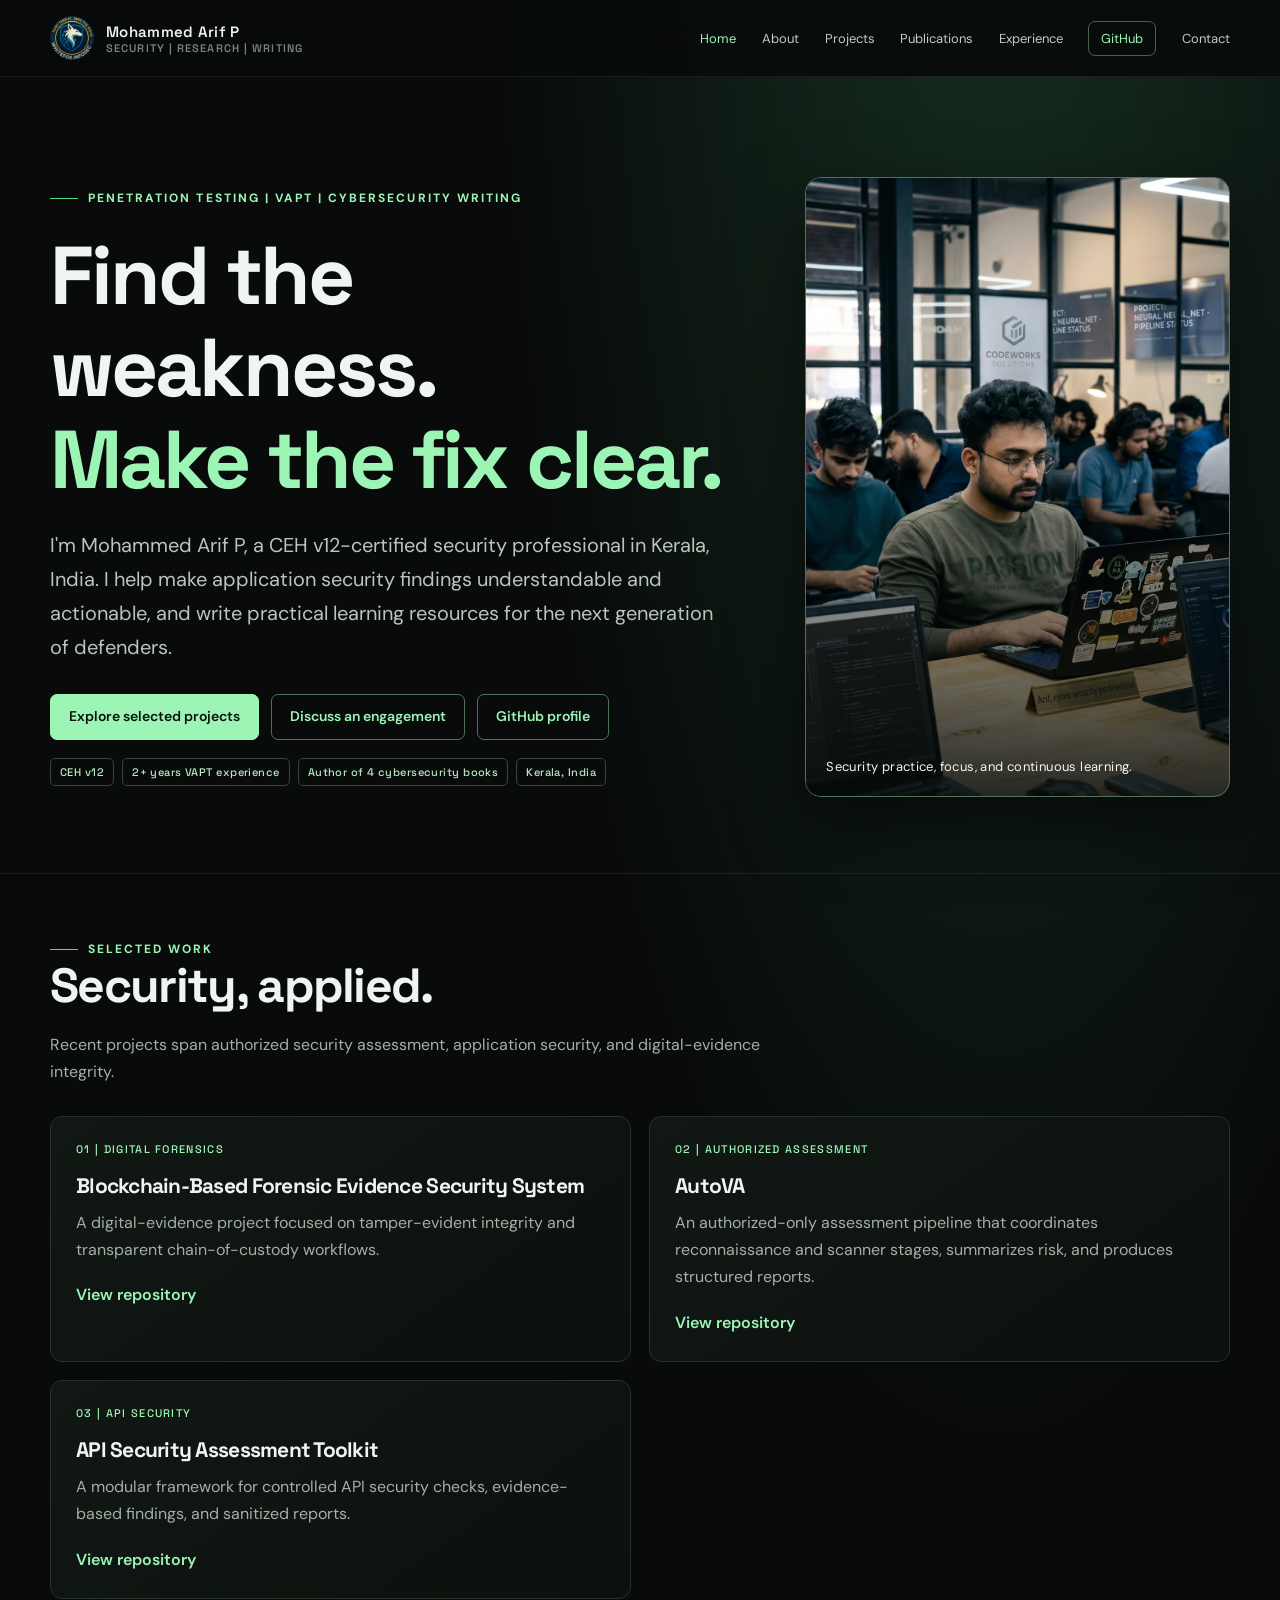
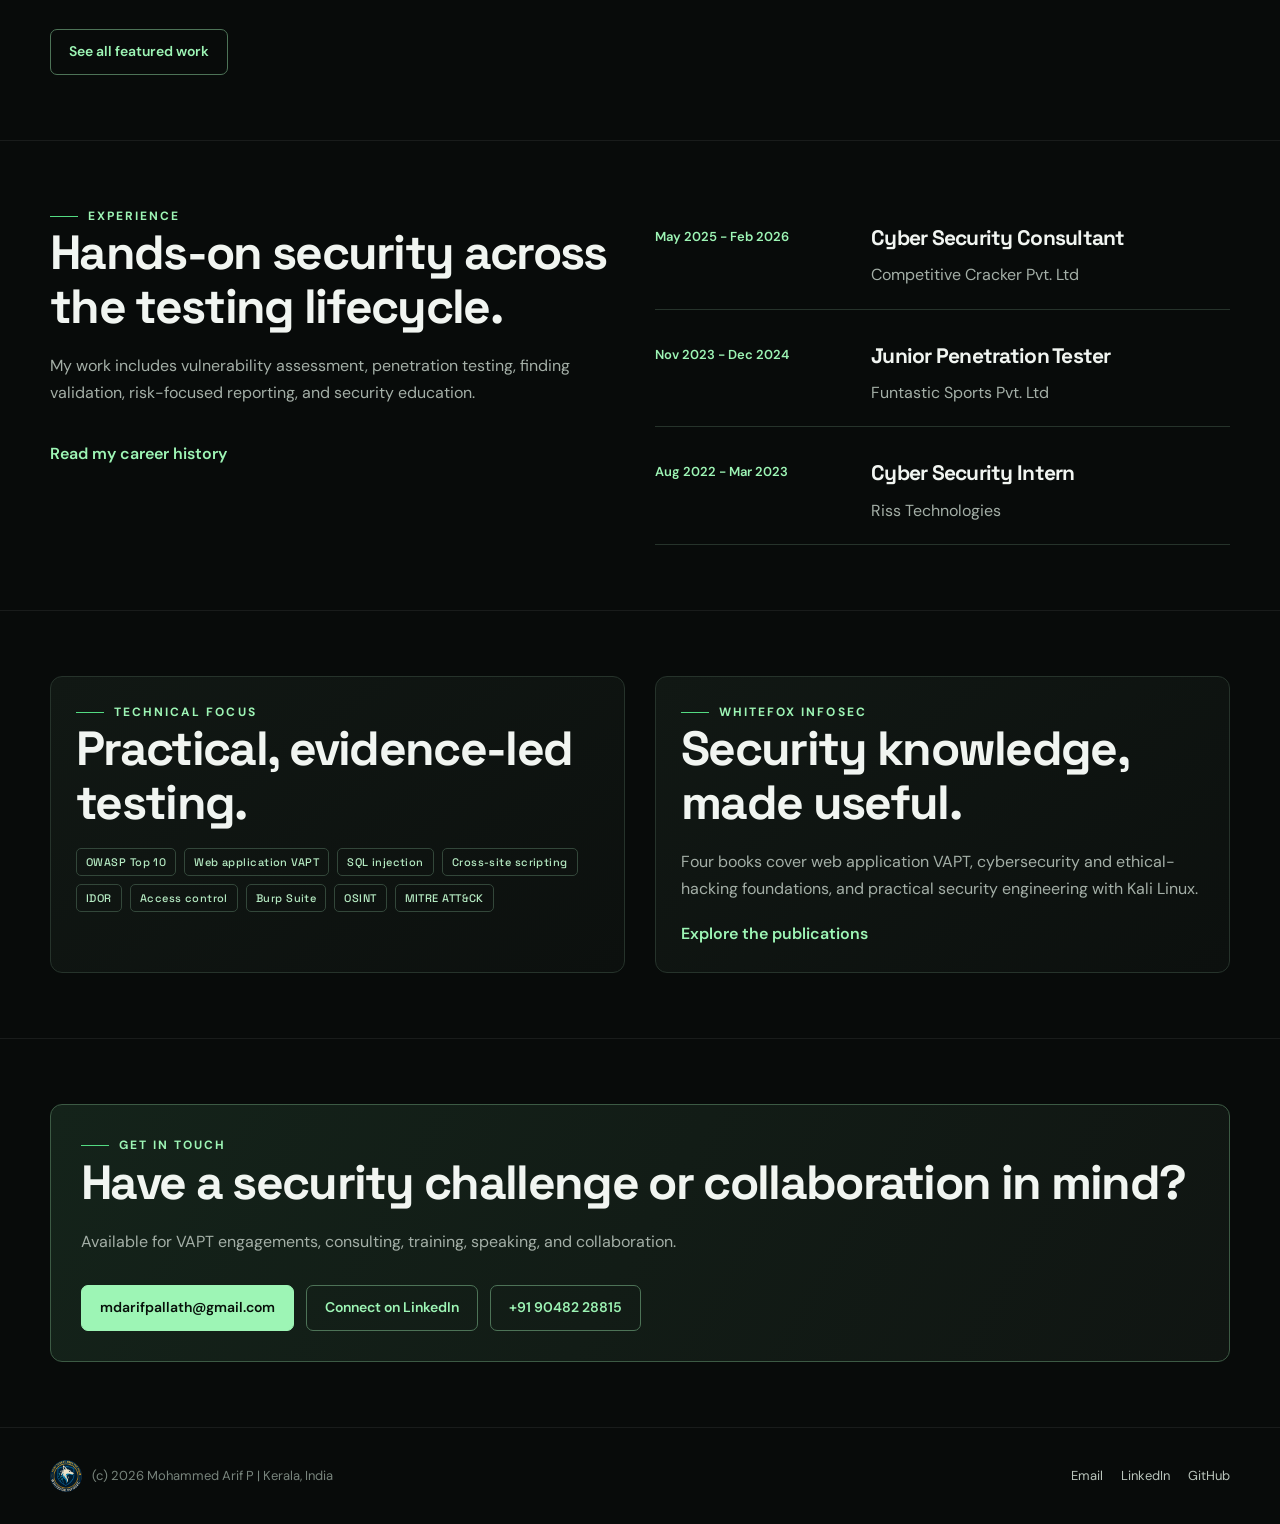
<file: index.html>
<!doctype html>
<html lang="en"><head><meta charset="utf-8"><meta name="viewport" content="width=device-width, initial-scale=1"><meta name="theme-color" content="#080b0a"><link rel="stylesheet" href="site.css"><script src="site.js" defer></script><title>Mohammed Arif P | Penetration Tester & VAPT Consultant</title><meta name="description" content="Mohammed Arif P is a CEH v12-certified penetration tester in Kerala, India. Explore his VAPT projects, cybersecurity books, professional experience, and GitHub."><meta name="author" content="Mohammed Arif P"><meta name="robots" content="index, follow, max-image-preview:large, max-snippet:-1, max-video-preview:-1"><meta name="googlebot" content="index, follow, max-image-preview:large, max-snippet:-1, max-video-preview:-1"><link rel="canonical" href="https://mdarifpallath.in/"><link rel="icon" type="image/png" sizes="32x32" href="/assets/favicon-32.png"><link rel="shortcut icon" href="/assets/favicon.ico"><link rel="apple-touch-icon" sizes="180x180" href="/assets/apple-touch-icon.png"><meta property="og:type" content="website"><meta property="og:title" content="Mohammed Arif P | Penetration Tester & VAPT Consultant"><meta property="og:description" content="Mohammed Arif P is a CEH v12-certified penetration tester in Kerala, India. Explore his VAPT projects, cybersecurity books, professional experience, and GitHub."><meta property="og:url" content="https://mdarifpallath.in/"><meta property="og:site_name" content="Mohammed Arif P | Cybersecurity Portfolio"><meta property="og:locale" content="en_IN"><meta property="og:image" content="https://mdarifpallath.in/assets/og-portfolio.jpg"><meta property="og:image:secure_url" content="https://mdarifpallath.in/assets/og-portfolio.jpg"><meta property="og:image:type" content="image/jpeg"><meta property="og:image:width" content="1200"><meta property="og:image:height" content="630"><meta property="og:image:alt" content="Mohammed Arif P | Penetration Tester and VAPT Consultant"><meta name="twitter:card" content="summary_large_image"><meta name="twitter:title" content="Mohammed Arif P | Penetration Tester & VAPT Consultant"><meta name="twitter:description" content="Mohammed Arif P is a CEH v12-certified penetration tester in Kerala, India. Explore his VAPT projects, cybersecurity books, professional experience, and GitHub."><meta name="twitter:image" content="https://mdarifpallath.in/assets/og-portfolio.jpg"><meta name="twitter:image:alt" content="Mohammed Arif P | Penetration Tester and VAPT Consultant"><script type="application/ld+json">{"@context":"https://schema.org","@graph":[{"@type":"WebSite","@id":"https://mdarifpallath.in/#website","url":"https://mdarifpallath.in/","name":"Mohammed Arif P | Cybersecurity Portfolio","description":"Mohammed Arif P is a CEH v12-certified penetration tester in Kerala, India. Explore his VAPT projects, cybersecurity books, professional experience, and GitHub.","inLanguage":"en-IN","publisher":{"@id":"https://mdarifpallath.in/#person"}},{"@type":"Person","@id":"https://mdarifpallath.in/#person","name":"Mohammed Arif P","url":"https://mdarifpallath.in/","image":"https://mdarifpallath.in/assets/arif-cybersecurity-work.webp","jobTitle":"Penetration Tester and VAPT Consultant","description":"CEH v12-certified penetration tester and cybersecurity author based in Kerala, India.","email":"mdarifpallath@gmail.com","address":{"@type":"PostalAddress","addressRegion":"Kerala","addressCountry":"IN"},"sameAs":["https://github.com/Kevin00mitnik","https://www.linkedin.com/in/md-arif-pallath/"],"knowsAbout":["Penetration testing","Vulnerability assessment and penetration testing","Web application security","OWASP Top 10","API security","Digital forensics","Threat intelligence"]},{"@type":"WebPage","@id":"https://mdarifpallath.in/#webpage","url":"https://mdarifpallath.in/","name":"Mohammed Arif P | Penetration Tester & VAPT Consultant","description":"Mohammed Arif P is a CEH v12-certified penetration tester in Kerala, India. Explore his VAPT projects, cybersecurity books, professional experience, and GitHub.","inLanguage":"en-IN","isPartOf":{"@id":"https://mdarifpallath.in/#website"},"author":{"@id":"https://mdarifpallath.in/#person"},"mainEntity":{"@id":"https://mdarifpallath.in/#person"}},{"@type":"BreadcrumbList","itemListElement":[{"@type":"ListItem","position":1,"name":"Home","item":"https://mdarifpallath.in/"}]}]}</script></head>
<body><header class="site-header"><nav class="nav shell" aria-label="Main navigation"><a class="brand" href="index.html" aria-label="Mohammed Arif P home"><img class="brand-logo" src="assets/whitefox-infosec-logo.webp" alt="WhiteFox InfoSec logo" width="44" height="44"><span class="brand-name">Mohammed Arif P<span class="brand-role">Security | Research | Writing</span></span></a><button class="menu-toggle" type="button" aria-expanded="false" aria-controls="site-menu">Menu</button><ul class="nav-links" id="site-menu"><li><a href="index.html" aria-current="page">Home</a></li><li><a href="about.html">About</a></li><li><a href="projects.html">Projects</a></li><li><a href="publications.html">Publications</a></li><li><a href="index.html#experience">Experience</a></li><li><a href="https://github.com/Kevin00mitnik" class="github" target="_blank" rel="noopener noreferrer">GitHub</a></li><li><a href="index.html#contact">Contact</a></li></ul></nav></header>
<main>
<section class="hero shell hero-with-photo"><div class="hero-copy"><div class="eyebrow">Penetration testing | VAPT | Cybersecurity writing</div><h1>Find the weakness.<br><span>Make the fix clear.</span></h1><p class="lede">I'm Mohammed Arif P, a CEH v12-certified security professional in Kerala, India. I help make application security findings understandable and actionable, and write practical learning resources for the next generation of defenders.</p><div class="actions"><a class="button primary" href="projects.html">Explore selected projects</a><a class="button" href="mailto:mdarifpallath@gmail.com">Discuss an engagement</a><a class="button" href="https://github.com/Kevin00mitnik" target="_blank" rel="noopener noreferrer">GitHub profile</a></div><div class="tag-list" aria-label="Professional highlights"><span class="tag">CEH v12</span><span class="tag">2+ years VAPT experience</span><span class="tag">Author of 4 cybersecurity books</span><span class="tag">Kerala, India</span></div></div><figure class="hero-portrait"><img src="assets/arif-cybersecurity-work.webp" alt="Mohammed Arif working at a cybersecurity workstation" width="1116" height="1800" fetchpriority="high"><figcaption>Security practice, focus, and continuous learning.</figcaption></figure></section>
<section class="section"><div class="shell"><div class="section-heading"><div class="eyebrow">Selected work</div><h2>Security, applied.</h2><p>Recent projects span authorized security assessment, application security, and digital-evidence integrity.</p></div><div class="grid">
<article class="card"><div class="card-top"><span class="number">01 | Digital forensics</span></div><h3>Blockchain-Based Forensic Evidence Security System</h3><p>A digital-evidence project focused on tamper-evident integrity and transparent chain-of-custody workflows.</p><a class="book-link" href="https://github.com/Kevin00mitnik/forensic-evidence-blockchain" target="_blank" rel="noopener noreferrer">View repository</a></article>
<article class="card"><div class="card-top"><span class="number">02 | Authorized assessment</span></div><h3>AutoVA</h3><p>An authorized-only assessment pipeline that coordinates reconnaissance and scanner stages, summarizes risk, and produces structured reports.</p><a class="book-link" href="https://github.com/Kevin00mitnik/AutoVA" target="_blank" rel="noopener noreferrer">View repository</a></article>
<article class="card"><div class="card-top"><span class="number">03 | API security</span></div><h3>API Security Assessment Toolkit</h3><p>A modular framework for controlled API security checks, evidence-based findings, and sanitized reports.</p><a class="book-link" href="https://github.com/Kevin00mitnik/api-security-toolkit-private" target="_blank" rel="noopener noreferrer">View repository</a></article>
</div><div class="actions"><a class="button" href="projects.html">See all featured work</a></div></div></section>
<section class="section" id="experience"><div class="shell two-col"><div><div class="eyebrow">Experience</div><h2>Hands-on security across the testing lifecycle.</h2><p class="muted">My work includes vulnerability assessment, penetration testing, finding validation, risk-focused reporting, and security education.</p><a class="book-link" href="about.html#career">Read my career history</a></div><div class="timeline"><article class="timeline-item"><div class="timeline-date">May 2025 - Feb 2026</div><div><h3>Cyber Security Consultant</h3><p>Competitive Cracker Pvt. Ltd</p></div></article><article class="timeline-item"><div class="timeline-date">Nov 2023 - Dec 2024</div><div><h3>Junior Penetration Tester</h3><p>Funtastic Sports Pvt. Ltd</p></div></article><article class="timeline-item"><div class="timeline-date">Aug 2022 - Mar 2023</div><div><h3>Cyber Security Intern</h3><p>Riss Technologies</p></div></article></div></div></section>
<section class="section"><div class="shell two-col"><div class="card"><div class="eyebrow">Technical focus</div><h2>Practical, evidence-led testing.</h2><div class="tag-list"><span class="tag">OWASP Top 10</span><span class="tag">Web application VAPT</span><span class="tag">SQL injection</span><span class="tag">Cross-site scripting</span><span class="tag">IDOR</span><span class="tag">Access control</span><span class="tag">Burp Suite</span><span class="tag">OSINT</span><span class="tag">MITRE ATT&amp;CK</span></div></div><div class="card"><div class="eyebrow">WhiteFox InfoSec</div><h2>Security knowledge, made useful.</h2><p>Four books cover web application VAPT, cybersecurity and ethical-hacking foundations, and practical security engineering with Kali Linux.</p><a class="book-link" href="publications.html">Explore the publications</a></div></div></section>
<section class="section" id="contact"><div class="shell callout"><div class="eyebrow">Get in touch</div><h2>Have a security challenge or collaboration in mind?</h2><p>Available for VAPT engagements, consulting, training, speaking, and collaboration.</p><div class="actions"><a class="button primary" href="mailto:mdarifpallath@gmail.com">mdarifpallath@gmail.com</a><a class="button" href="https://www.linkedin.com/in/md-arif-pallath/" target="_blank" rel="noopener noreferrer">Connect on LinkedIn</a><a class="button" href="tel:+919048228815">+91 90482 28815</a></div></div></section></main><footer class="site-footer"><div class="shell footer-inner"><span class="footer-brand"><img src="assets/whitefox-infosec-logo.webp" alt="" width="32" height="32"><span>(c) 2026 Mohammed Arif P | Kerala, India</span></span><div class="footer-links"><a href="mailto:mdarifpallath@gmail.com">Email</a><a href="https://www.linkedin.com/in/md-arif-pallath/" target="_blank" rel="noopener noreferrer">LinkedIn</a><a href="https://github.com/Kevin00mitnik" target="_blank" rel="noopener noreferrer">GitHub</a></div></div></footer></body></html>
</file>
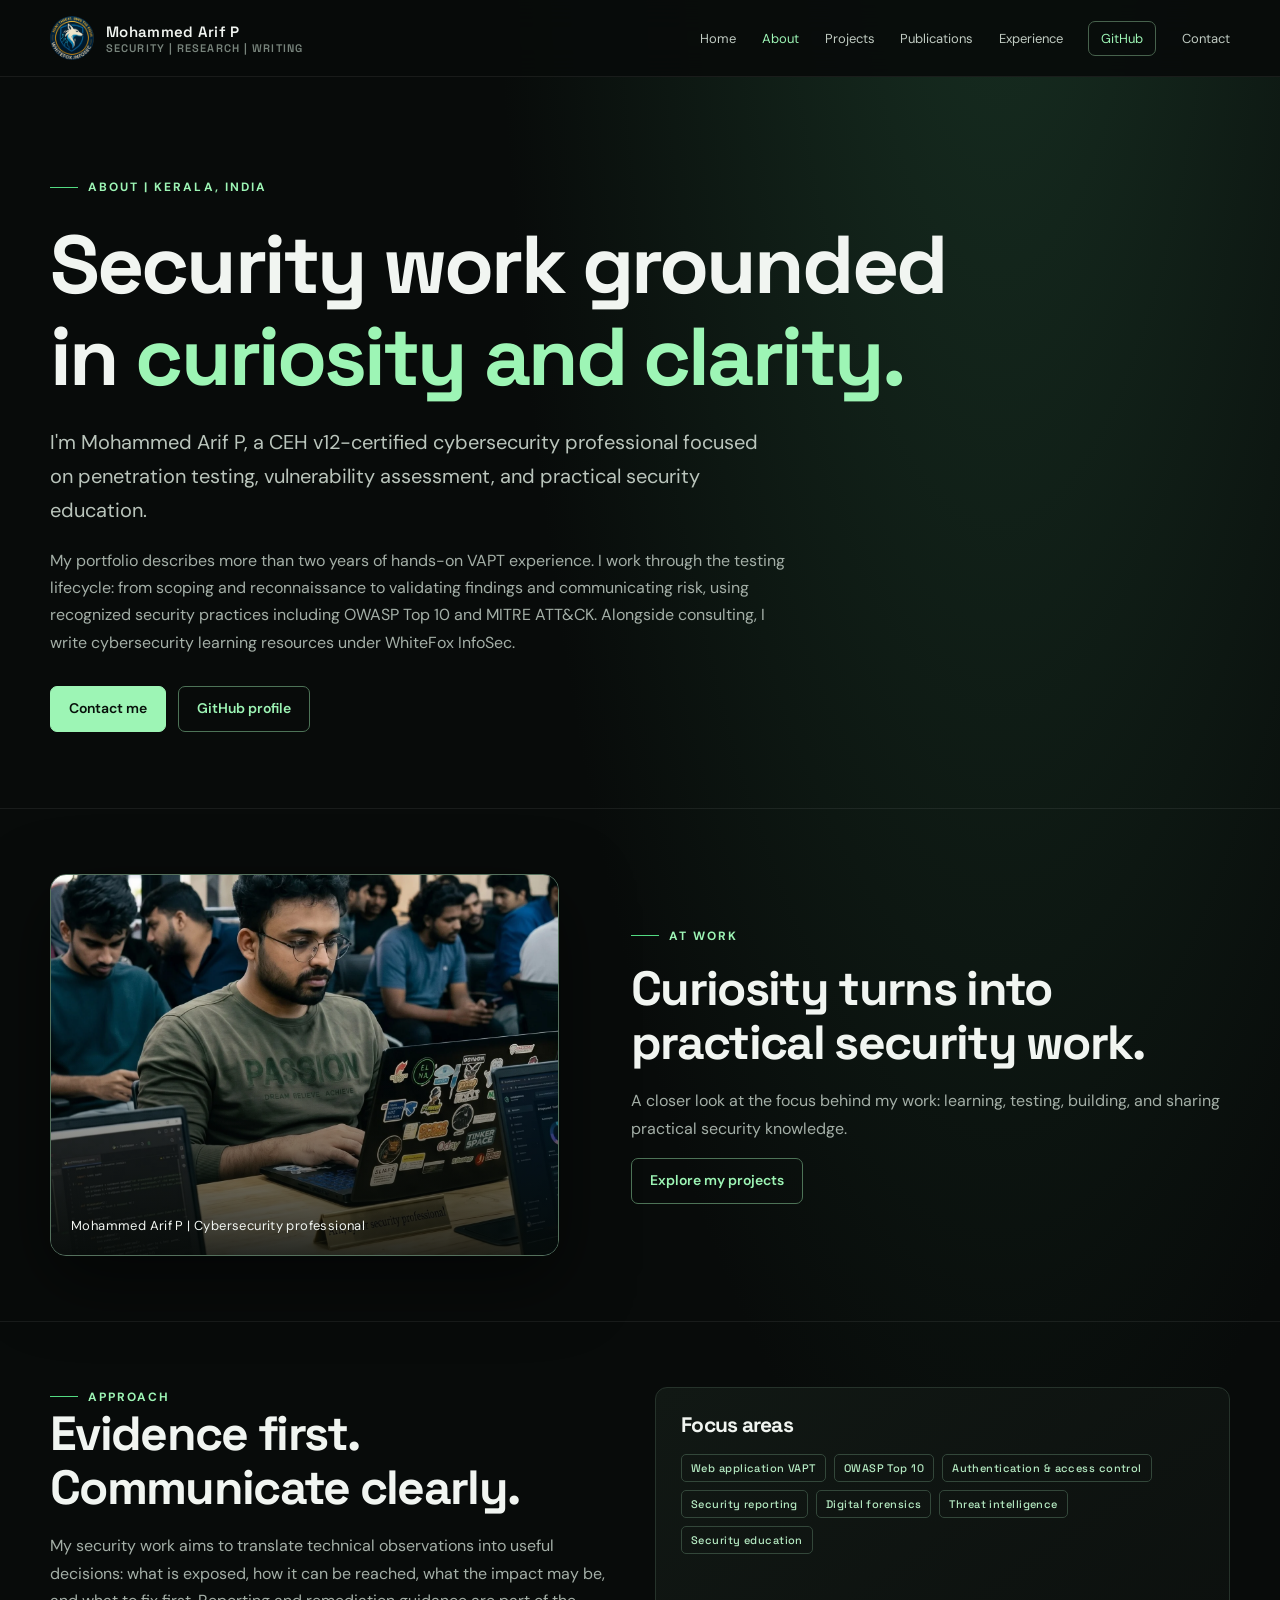
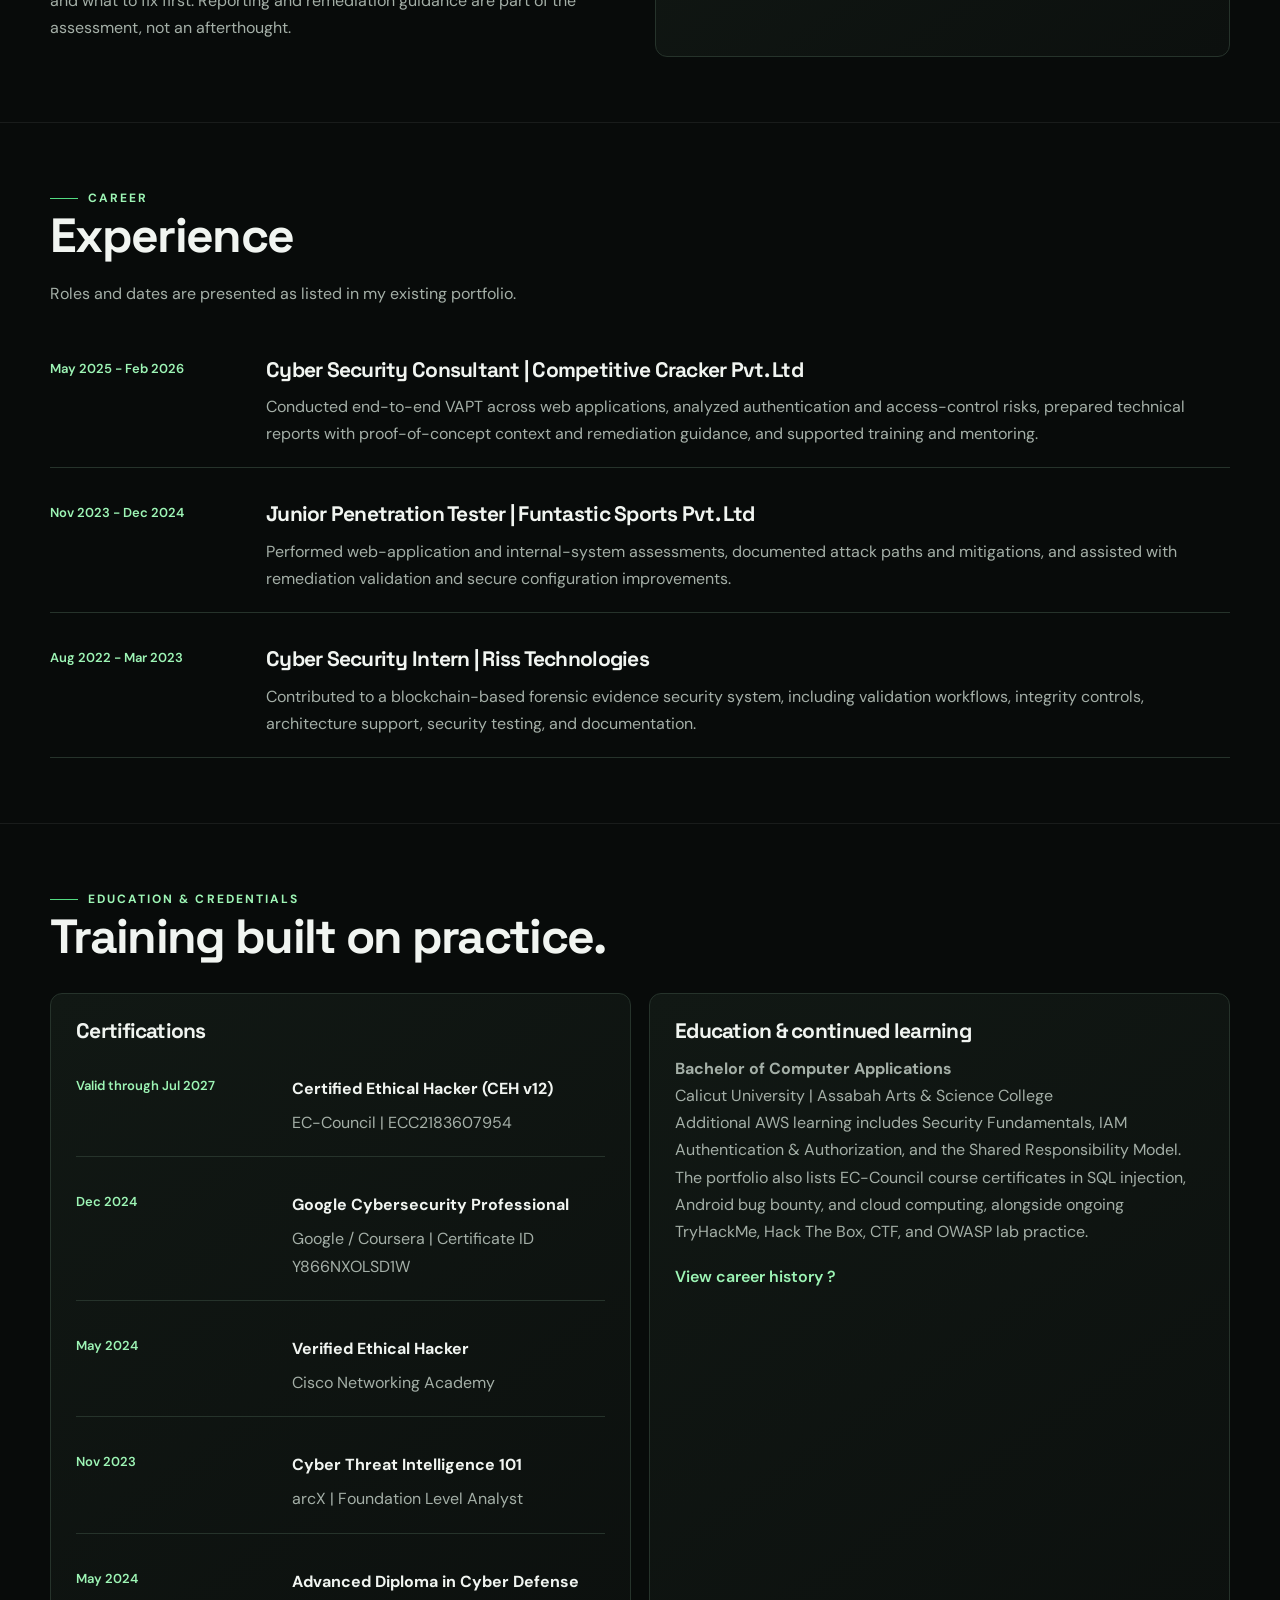
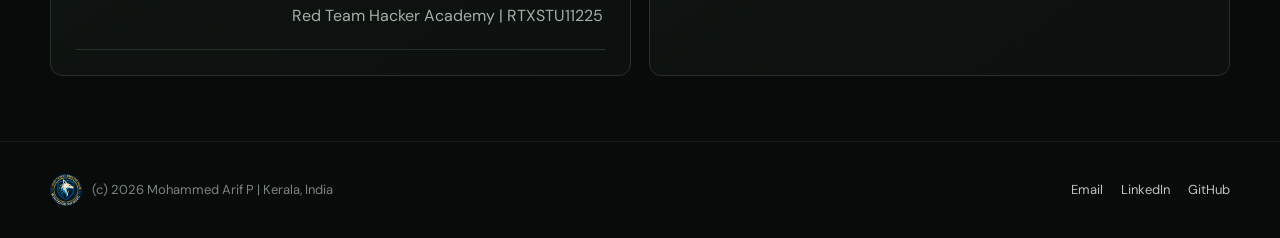
<file: about.html>
<!doctype html>
<html lang="en"><head><meta charset="utf-8"><meta name="viewport" content="width=device-width, initial-scale=1"><meta name="theme-color" content="#080b0a"><link rel="stylesheet" href="site.css"><script src="site.js" defer></script><title>About Mohammed Arif P | Cybersecurity Professional</title><meta name="description" content="Learn about Mohammed Arif P, a Kerala-based penetration tester and VAPT consultant: his cybersecurity experience, education, certifications, and focus areas."><meta name="author" content="Mohammed Arif P"><meta name="robots" content="index, follow, max-image-preview:large, max-snippet:-1, max-video-preview:-1"><meta name="googlebot" content="index, follow, max-image-preview:large, max-snippet:-1, max-video-preview:-1"><link rel="canonical" href="https://mdarifpallath.in/about.html"><link rel="icon" type="image/png" sizes="32x32" href="/assets/favicon-32.png"><link rel="shortcut icon" href="/assets/favicon.ico"><link rel="apple-touch-icon" sizes="180x180" href="/assets/apple-touch-icon.png"><meta property="og:type" content="website"><meta property="og:title" content="About Mohammed Arif P | Cybersecurity Professional"><meta property="og:description" content="Learn about Mohammed Arif P, a Kerala-based penetration tester and VAPT consultant: his cybersecurity experience, education, certifications, and focus areas."><meta property="og:url" content="https://mdarifpallath.in/about.html"><meta property="og:site_name" content="Mohammed Arif P | Cybersecurity Portfolio"><meta property="og:locale" content="en_IN"><meta property="og:image" content="https://mdarifpallath.in/assets/og-portfolio.jpg"><meta property="og:image:secure_url" content="https://mdarifpallath.in/assets/og-portfolio.jpg"><meta property="og:image:type" content="image/jpeg"><meta property="og:image:width" content="1200"><meta property="og:image:height" content="630"><meta property="og:image:alt" content="Mohammed Arif P | Penetration Tester and VAPT Consultant"><meta name="twitter:card" content="summary_large_image"><meta name="twitter:title" content="About Mohammed Arif P | Cybersecurity Professional"><meta name="twitter:description" content="Learn about Mohammed Arif P, a Kerala-based penetration tester and VAPT consultant: his cybersecurity experience, education, certifications, and focus areas."><meta name="twitter:image" content="https://mdarifpallath.in/assets/og-portfolio.jpg"><meta name="twitter:image:alt" content="Mohammed Arif P | Penetration Tester and VAPT Consultant"><script type="application/ld+json">{"@context":"https://schema.org","@graph":[{"@type":"WebSite","@id":"https://mdarifpallath.in/#website","url":"https://mdarifpallath.in/","name":"Mohammed Arif P | Cybersecurity Portfolio","description":"Mohammed Arif P is a CEH v12-certified penetration tester in Kerala, India. Explore his VAPT projects, cybersecurity books, professional experience, and GitHub.","inLanguage":"en-IN","publisher":{"@id":"https://mdarifpallath.in/#person"}},{"@type":"Person","@id":"https://mdarifpallath.in/#person","name":"Mohammed Arif P","url":"https://mdarifpallath.in/","image":"https://mdarifpallath.in/assets/arif-cybersecurity-work.webp","jobTitle":"Penetration Tester and VAPT Consultant","description":"CEH v12-certified penetration tester and cybersecurity author based in Kerala, India.","email":"mdarifpallath@gmail.com","address":{"@type":"PostalAddress","addressRegion":"Kerala","addressCountry":"IN"},"sameAs":["https://github.com/Kevin00mitnik","https://www.linkedin.com/in/md-arif-pallath/"],"knowsAbout":["Penetration testing","Vulnerability assessment and penetration testing","Web application security","OWASP Top 10","API security","Digital forensics","Threat intelligence"]},{"@type":"ProfilePage","@id":"https://mdarifpallath.in/about.html#webpage","url":"https://mdarifpallath.in/about.html","name":"About Mohammed Arif P | Cybersecurity Professional","description":"Learn about Mohammed Arif P, a Kerala-based penetration tester and VAPT consultant: his cybersecurity experience, education, certifications, and focus areas.","inLanguage":"en-IN","isPartOf":{"@id":"https://mdarifpallath.in/#website"},"author":{"@id":"https://mdarifpallath.in/#person"},"mainEntity":{"@id":"https://mdarifpallath.in/#person"}},{"@type":"BreadcrumbList","itemListElement":[{"@type":"ListItem","position":1,"name":"Home","item":"https://mdarifpallath.in/"},{"@type":"ListItem","position":2,"name":"About","item":"https://mdarifpallath.in/about.html"}]}]}</script></head>
<body><header class="site-header"><nav class="nav shell" aria-label="Main navigation"><a class="brand" href="index.html" aria-label="Mohammed Arif P home"><img class="brand-logo" src="assets/whitefox-infosec-logo.webp" alt="WhiteFox InfoSec logo" width="44" height="44"><span class="brand-name">Mohammed Arif P<span class="brand-role">Security | Research | Writing</span></span></a><button class="menu-toggle" type="button" aria-expanded="false" aria-controls="site-menu">Menu</button><ul class="nav-links" id="site-menu"><li><a href="index.html">Home</a></li><li><a href="about.html" aria-current="page">About</a></li><li><a href="projects.html">Projects</a></li><li><a href="publications.html">Publications</a></li><li><a href="index.html#experience">Experience</a></li><li><a href="https://github.com/Kevin00mitnik" class="github" target="_blank" rel="noopener noreferrer">GitHub</a></li><li><a href="index.html#contact">Contact</a></li></ul></nav></header>
<main>
<section class="hero shell"><div class="eyebrow">About | Kerala, India</div><h1>Security work grounded in <span>curiosity and clarity.</span></h1><p class="lede">I'm Mohammed Arif P, a CEH v12-certified cybersecurity professional focused on penetration testing, vulnerability assessment, and practical security education.</p><p class="intro">My portfolio describes more than two years of hands-on VAPT experience. I work through the testing lifecycle: from scoping and reconnaissance to validating findings and communicating risk, using recognized security practices including OWASP Top 10 and MITRE ATT&amp;CK. Alongside consulting, I write cybersecurity learning resources under WhiteFox InfoSec.</p><div class="actions"><a class="button primary" href="mailto:mdarifpallath@gmail.com">Contact me</a><a class="button" href="https://github.com/Kevin00mitnik" target="_blank" rel="noopener noreferrer">GitHub profile</a></div></section>
<section class="section"><div class="shell photo-story"><figure class="about-photo"><img src="assets/arif-at-work.webp" alt="Mohammed Arif at work in a cybersecurity workspace" width="1536" height="2048" loading="lazy"><figcaption>Mohammed Arif P | Cybersecurity professional</figcaption></figure><div><div class="eyebrow">At work</div><h2>Curiosity turns into practical security work.</h2><p class="muted">A closer look at the focus behind my work: learning, testing, building, and sharing practical security knowledge.</p><a class="button" href="projects.html">Explore my projects</a></div></div></section>
<section class="section"><div class="shell two-col"><div><div class="eyebrow">Approach</div><h2>Evidence first. Communicate clearly.</h2><p class="muted">My security work aims to translate technical observations into useful decisions: what is exposed, how it can be reached, what the impact may be, and what to fix first. Reporting and remediation guidance are part of the assessment, not an afterthought.</p></div><div class="card"><h3>Focus areas</h3><div class="tag-list"><span class="tag">Web application VAPT</span><span class="tag">OWASP Top 10</span><span class="tag">Authentication &amp; access control</span><span class="tag">Security reporting</span><span class="tag">Digital forensics</span><span class="tag">Threat intelligence</span><span class="tag">Security education</span></div></div></div></section>
<section class="section" id="career"><div class="shell"><div class="section-heading"><div class="eyebrow">Career</div><h2>Experience</h2><p>Roles and dates are presented as listed in my existing portfolio.</p></div><div class="timeline">
<article class="timeline-item"><div class="timeline-date">May 2025 - Feb 2026</div><div><h3>Cyber Security Consultant | Competitive Cracker Pvt. Ltd</h3><p>Conducted end-to-end VAPT across web applications, analyzed authentication and access-control risks, prepared technical reports with proof-of-concept context and remediation guidance, and supported training and mentoring.</p></div></article>
<article class="timeline-item"><div class="timeline-date">Nov 2023 - Dec 2024</div><div><h3>Junior Penetration Tester | Funtastic Sports Pvt. Ltd</h3><p>Performed web-application and internal-system assessments, documented attack paths and mitigations, and assisted with remediation validation and secure configuration improvements.</p></div></article>
<article class="timeline-item"><div class="timeline-date">Aug 2022 - Mar 2023</div><div><h3>Cyber Security Intern | Riss Technologies</h3><p>Contributed to a blockchain-based forensic evidence security system, including validation workflows, integrity controls, architecture support, security testing, and documentation.</p></div></article>
</div></div></section>
<section class="section" id="credentials"><div class="shell"><div class="section-heading"><div class="eyebrow">Education &amp; credentials</div><h2>Training built on practice.</h2></div><div class="grid"><article class="card"><h3>Certifications</h3><div class="timeline"><div class="timeline-item"><div class="timeline-date">Valid through Jul 2027</div><div><strong>Certified Ethical Hacker (CEH v12)</strong><p>EC-Council | ECC2183607954</p></div></div><div class="timeline-item"><div class="timeline-date">Dec 2024</div><div><strong>Google Cybersecurity Professional</strong><p>Google / Coursera | Certificate ID Y866NXOLSD1W</p></div></div><div class="timeline-item"><div class="timeline-date">May 2024</div><div><strong>Verified Ethical Hacker</strong><p>Cisco Networking Academy</p></div></div><div class="timeline-item"><div class="timeline-date">Nov 2023</div><div><strong>Cyber Threat Intelligence 101</strong><p>arcX | Foundation Level Analyst</p></div></div><div class="timeline-item"><div class="timeline-date">May 2024</div><div><strong>Advanced Diploma in Cyber Defense</strong><p>Red Team Hacker Academy | RTXSTU11225</p></div></div></div></article><article class="card"><h3>Education &amp; continued learning</h3><p><strong>Bachelor of Computer Applications</strong><br><span class="muted">Calicut University | Assabah Arts &amp; Science College</span></p><p class="muted">Additional AWS learning includes Security Fundamentals, IAM Authentication &amp; Authorization, and the Shared Responsibility Model. The portfolio also lists EC-Council course certificates in SQL injection, Android bug bounty, and cloud computing, alongside ongoing TryHackMe, Hack The Box, CTF, and OWASP lab practice.</p><a class="book-link" href="index.html#experience">View career history ?</a></article></div></div></section></main><footer class="site-footer"><div class="shell footer-inner"><span class="footer-brand"><img src="assets/whitefox-infosec-logo.webp" alt="" width="32" height="32"><span>(c) 2026 Mohammed Arif P | Kerala, India</span></span><div class="footer-links"><a href="mailto:mdarifpallath@gmail.com">Email</a><a href="https://www.linkedin.com/in/md-arif-pallath/" target="_blank" rel="noopener noreferrer">LinkedIn</a><a href="https://github.com/Kevin00mitnik" target="_blank" rel="noopener noreferrer">GitHub</a></div></div></footer></body></html>
</file>
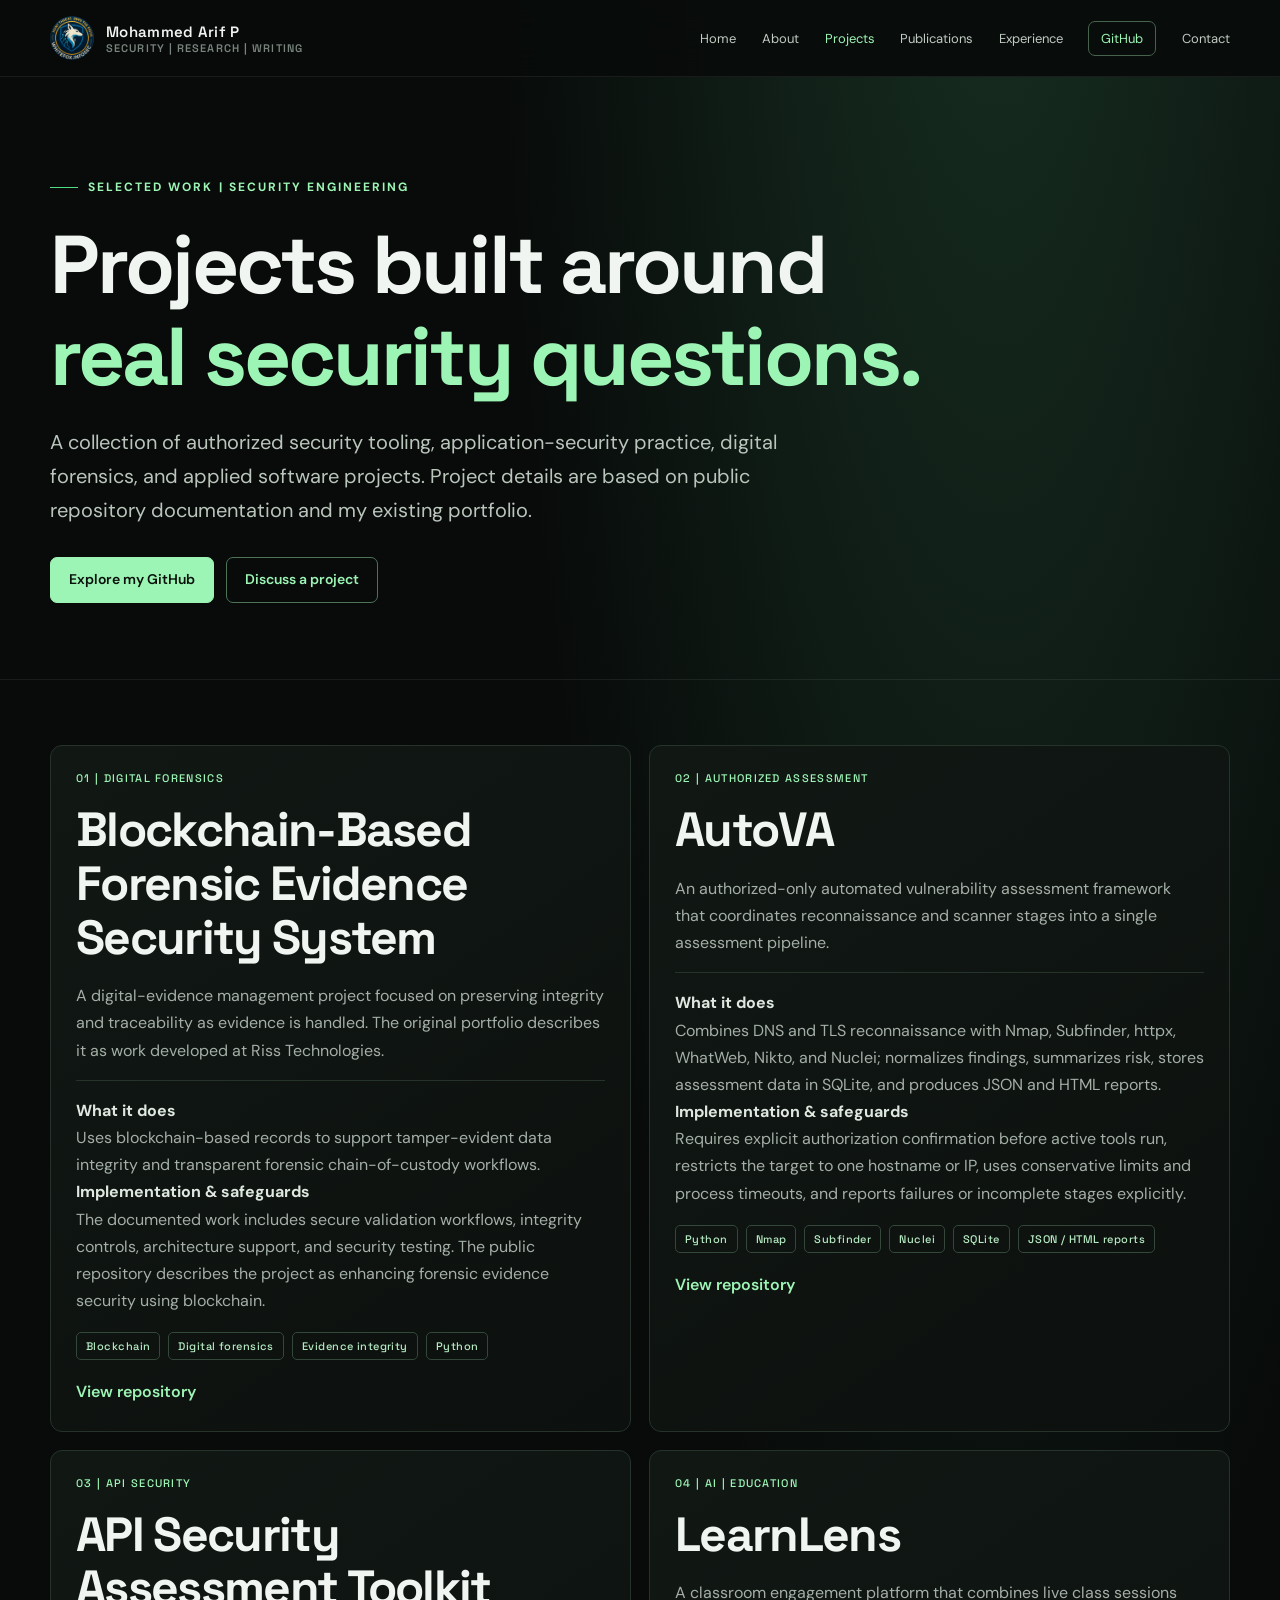
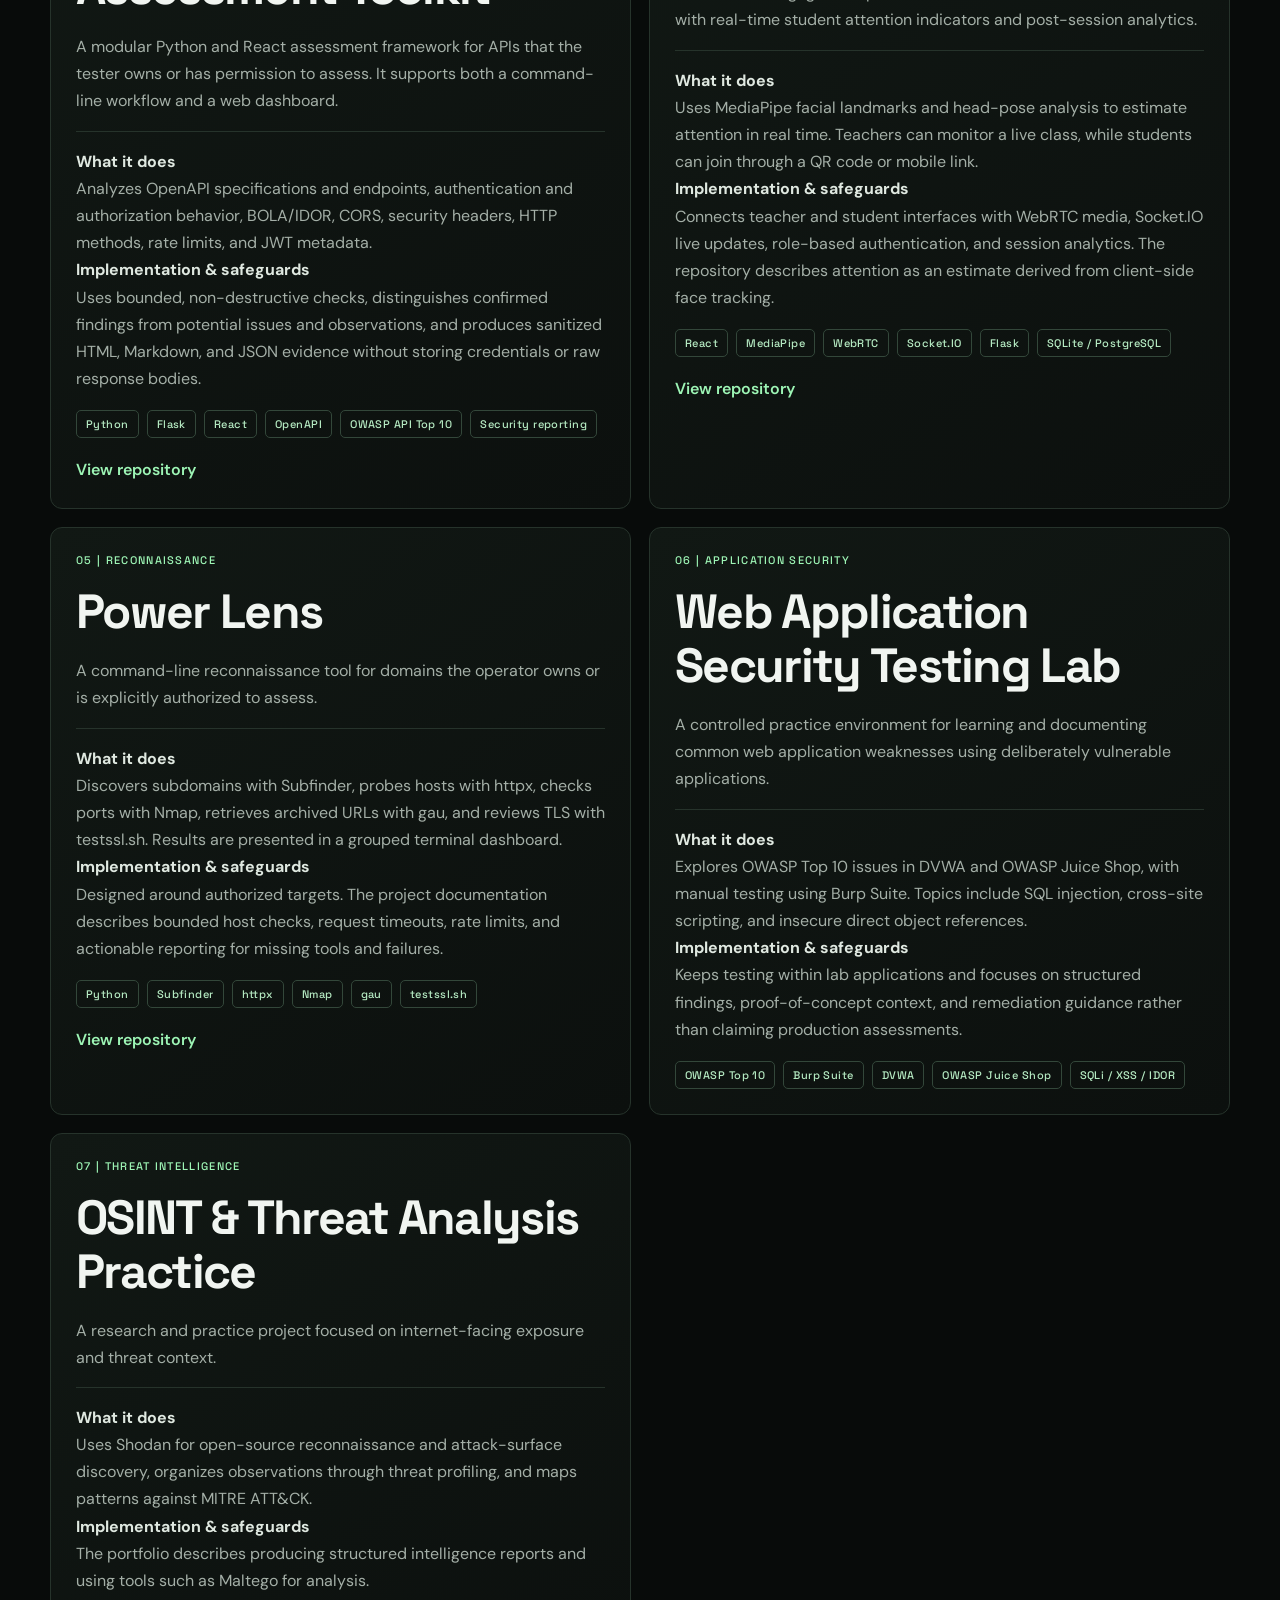
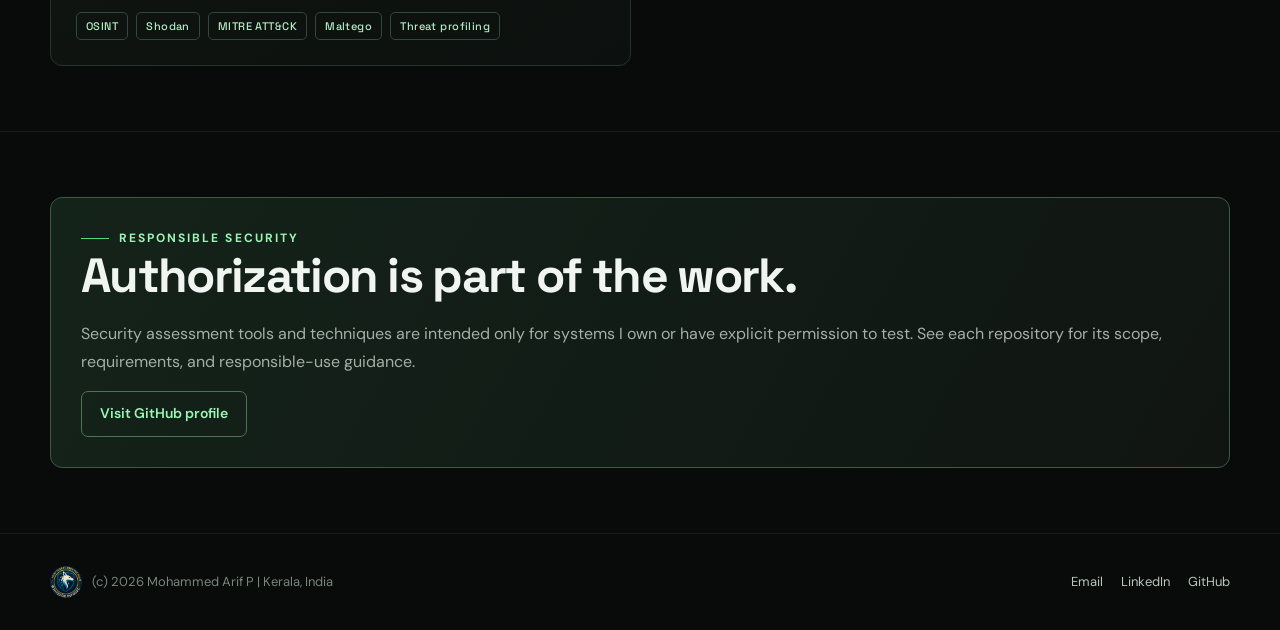
<file: projects.html>
<!doctype html><html lang="en"><head><meta charset="utf-8"><meta name="viewport" content="width=device-width, initial-scale=1"><meta name="theme-color" content="#080b0a"><link rel="stylesheet" href="site.css"><script src="site.js" defer></script><title>Cybersecurity Projects | Mohammed Arif P</title><meta name="description" content="Explore cybersecurity projects by Mohammed Arif P, including AutoVA, an API security assessment toolkit, LearnLens, Power Lens, and digital forensics work."><meta name="author" content="Mohammed Arif P"><meta name="robots" content="index, follow, max-image-preview:large, max-snippet:-1, max-video-preview:-1"><meta name="googlebot" content="index, follow, max-image-preview:large, max-snippet:-1, max-video-preview:-1"><link rel="canonical" href="https://mdarifpallath.in/projects.html"><link rel="icon" type="image/png" sizes="32x32" href="/assets/favicon-32.png"><link rel="shortcut icon" href="/assets/favicon.ico"><link rel="apple-touch-icon" sizes="180x180" href="/assets/apple-touch-icon.png"><meta property="og:type" content="website"><meta property="og:title" content="Cybersecurity Projects | Mohammed Arif P"><meta property="og:description" content="Explore cybersecurity projects by Mohammed Arif P, including AutoVA, an API security assessment toolkit, LearnLens, Power Lens, and digital forensics work."><meta property="og:url" content="https://mdarifpallath.in/projects.html"><meta property="og:site_name" content="Mohammed Arif P | Cybersecurity Portfolio"><meta property="og:locale" content="en_IN"><meta property="og:image" content="https://mdarifpallath.in/assets/og-portfolio.jpg"><meta property="og:image:secure_url" content="https://mdarifpallath.in/assets/og-portfolio.jpg"><meta property="og:image:type" content="image/jpeg"><meta property="og:image:width" content="1200"><meta property="og:image:height" content="630"><meta property="og:image:alt" content="Mohammed Arif P | Penetration Tester and VAPT Consultant"><meta name="twitter:card" content="summary_large_image"><meta name="twitter:title" content="Cybersecurity Projects | Mohammed Arif P"><meta name="twitter:description" content="Explore cybersecurity projects by Mohammed Arif P, including AutoVA, an API security assessment toolkit, LearnLens, Power Lens, and digital forensics work."><meta name="twitter:image" content="https://mdarifpallath.in/assets/og-portfolio.jpg"><meta name="twitter:image:alt" content="Mohammed Arif P | Penetration Tester and VAPT Consultant"><script type="application/ld+json">{"@context":"https://schema.org","@graph":[{"@type":"WebSite","@id":"https://mdarifpallath.in/#website","url":"https://mdarifpallath.in/","name":"Mohammed Arif P | Cybersecurity Portfolio","description":"Mohammed Arif P is a CEH v12-certified penetration tester in Kerala, India. Explore his VAPT projects, cybersecurity books, professional experience, and GitHub.","inLanguage":"en-IN","publisher":{"@id":"https://mdarifpallath.in/#person"}},{"@type":"Person","@id":"https://mdarifpallath.in/#person","name":"Mohammed Arif P","url":"https://mdarifpallath.in/","image":"https://mdarifpallath.in/assets/arif-cybersecurity-work.webp","jobTitle":"Penetration Tester and VAPT Consultant","description":"CEH v12-certified penetration tester and cybersecurity author based in Kerala, India.","email":"mdarifpallath@gmail.com","address":{"@type":"PostalAddress","addressRegion":"Kerala","addressCountry":"IN"},"sameAs":["https://github.com/Kevin00mitnik","https://www.linkedin.com/in/md-arif-pallath/"],"knowsAbout":["Penetration testing","Vulnerability assessment and penetration testing","Web application security","OWASP Top 10","API security","Digital forensics","Threat intelligence"]},{"@type":"CollectionPage","@id":"https://mdarifpallath.in/projects.html#webpage","url":"https://mdarifpallath.in/projects.html","name":"Cybersecurity Projects | Mohammed Arif P","description":"Explore cybersecurity projects by Mohammed Arif P, including AutoVA, an API security assessment toolkit, LearnLens, Power Lens, and digital forensics work.","inLanguage":"en-IN","isPartOf":{"@id":"https://mdarifpallath.in/#website"},"author":{"@id":"https://mdarifpallath.in/#person"},"mainEntity":{"@type":"ItemList","name":"Cybersecurity projects by Mohammed Arif P","itemListElement":[{"@type":"ListItem","position":1,"item":{"@type":"SoftwareSourceCode","name":"AutoVA","description":"Authorized-only automated vulnerability assessment framework.","codeRepository":"https://github.com/Kevin00mitnik/AutoVA","author":{"@id":"https://mdarifpallath.in/#person"}}},{"@type":"ListItem","position":2,"item":{"@type":"SoftwareSourceCode","name":"API Security Assessment Toolkit","description":"Modular framework for controlled API security assessment and evidence-based reporting.","codeRepository":"https://github.com/Kevin00mitnik/api-security-toolkit-private","author":{"@id":"https://mdarifpallath.in/#person"}}},{"@type":"ListItem","position":3,"item":{"@type":"SoftwareSourceCode","name":"LearnLens","description":"Classroom engagement platform with real-time student attention indicators and session analytics.","codeRepository":"https://github.com/Kevin00mitnik/edusence","author":{"@id":"https://mdarifpallath.in/#person"}}},{"@type":"ListItem","position":4,"item":{"@type":"SoftwareSourceCode","name":"Power Lens","description":"Authorized-target command-line reconnaissance tool.","codeRepository":"https://github.com/Kevin00mitnik/powerlens","author":{"@id":"https://mdarifpallath.in/#person"}}},{"@type":"ListItem","position":5,"item":{"@type":"SoftwareSourceCode","name":"Blockchain-Based Forensic Evidence Security System","description":"Blockchain-based digital evidence integrity project.","codeRepository":"https://github.com/Kevin00mitnik/forensic-evidence-blockchain","author":{"@id":"https://mdarifpallath.in/#person"}}}]}},{"@type":"BreadcrumbList","itemListElement":[{"@type":"ListItem","position":1,"name":"Home","item":"https://mdarifpallath.in/"},{"@type":"ListItem","position":2,"name":"Projects","item":"https://mdarifpallath.in/projects.html"}]}]}</script></head><body><header class="site-header"><nav class="nav shell" aria-label="Main navigation"><a class="brand" href="index.html" aria-label="Mohammed Arif P home"><img class="brand-logo" src="assets/whitefox-infosec-logo.webp" alt="WhiteFox InfoSec logo" width="44" height="44"><span class="brand-name">Mohammed Arif P<span class="brand-role">Security | Research | Writing</span></span></a><button class="menu-toggle" type="button" aria-expanded="false" aria-controls="site-menu">Menu</button><ul class="nav-links" id="site-menu"><li><a href="index.html">Home</a></li><li><a href="about.html">About</a></li><li><a href="projects.html" aria-current="page">Projects</a></li><li><a href="publications.html">Publications</a></li><li><a href="index.html#experience">Experience</a></li><li><a href="https://github.com/Kevin00mitnik" class="github" target="_blank" rel="noopener noreferrer">GitHub</a></li><li><a href="index.html#contact">Contact</a></li></ul></nav></header><main><section class="hero shell"><div class="eyebrow">Selected work | Security engineering</div><h1>Projects built around <span>real security questions.</span></h1><p class="lede">A collection of authorized security tooling, application-security practice, digital forensics, and applied software projects. Project details are based on public repository documentation and my existing portfolio.</p><div class="actions"><a class="button primary" href="https://github.com/Kevin00mitnik" target="_blank" rel="noopener noreferrer">Explore my GitHub</a><a class="button" href="mailto:mdarifpallath@gmail.com">Discuss a project</a></div></section><section class="section"><div class="shell grid"><article class="card"><div class="card-top"><span class="number">01 | Digital forensics</span></div><h2>Blockchain-Based Forensic Evidence Security System</h2><p>A digital-evidence management project focused on preserving integrity and traceability as evidence is handled. The original portfolio describes it as work developed at Riss Technologies.</p><div class="project-detail"><strong>What it does</strong><p>Uses blockchain-based records to support tamper-evident data integrity and transparent forensic chain-of-custody workflows.</p><strong>Implementation &amp; safeguards</strong><p>The documented work includes secure validation workflows, integrity controls, architecture support, and security testing. The public repository describes the project as enhancing forensic evidence security using blockchain.</p></div><div class="tag-list"><span class="tag">Blockchain</span><span class="tag">Digital forensics</span><span class="tag">Evidence integrity</span><span class="tag">Python</span></div><a class="book-link" href="https://github.com/Kevin00mitnik/forensic-evidence-blockchain" target="_blank" rel="noopener noreferrer">View repository</a></article><article class="card"><div class="card-top"><span class="number">02 | Authorized assessment</span></div><h2>AutoVA</h2><p>An authorized-only automated vulnerability assessment framework that coordinates reconnaissance and scanner stages into a single assessment pipeline.</p><div class="project-detail"><strong>What it does</strong><p>Combines DNS and TLS reconnaissance with Nmap, Subfinder, httpx, WhatWeb, Nikto, and Nuclei; normalizes findings, summarizes risk, stores assessment data in SQLite, and produces JSON and HTML reports.</p><strong>Implementation &amp; safeguards</strong><p>Requires explicit authorization confirmation before active tools run, restricts the target to one hostname or IP, uses conservative limits and process timeouts, and reports failures or incomplete stages explicitly.</p></div><div class="tag-list"><span class="tag">Python</span><span class="tag">Nmap</span><span class="tag">Subfinder</span><span class="tag">Nuclei</span><span class="tag">SQLite</span><span class="tag">JSON / HTML reports</span></div><a class="book-link" href="https://github.com/Kevin00mitnik/AutoVA" target="_blank" rel="noopener noreferrer">View repository</a></article><article class="card"><div class="card-top"><span class="number">03 | API security</span></div><h2>API Security Assessment Toolkit</h2><p>A modular Python and React assessment framework for APIs that the tester owns or has permission to assess. It supports both a command-line workflow and a web dashboard.</p><div class="project-detail"><strong>What it does</strong><p>Analyzes OpenAPI specifications and endpoints, authentication and authorization behavior, BOLA/IDOR, CORS, security headers, HTTP methods, rate limits, and JWT metadata.</p><strong>Implementation &amp; safeguards</strong><p>Uses bounded, non-destructive checks, distinguishes confirmed findings from potential issues and observations, and produces sanitized HTML, Markdown, and JSON evidence without storing credentials or raw response bodies.</p></div><div class="tag-list"><span class="tag">Python</span><span class="tag">Flask</span><span class="tag">React</span><span class="tag">OpenAPI</span><span class="tag">OWASP API Top 10</span><span class="tag">Security reporting</span></div><a class="book-link" href="https://github.com/Kevin00mitnik/api-security-toolkit-private" target="_blank" rel="noopener noreferrer">View repository</a></article><article class="card"><div class="card-top"><span class="number">04 | AI | education</span></div><h2>LearnLens</h2><p>A classroom engagement platform that combines live class sessions with real-time student attention indicators and post-session analytics.</p><div class="project-detail"><strong>What it does</strong><p>Uses MediaPipe facial landmarks and head-pose analysis to estimate attention in real time. Teachers can monitor a live class, while students can join through a QR code or mobile link.</p><strong>Implementation &amp; safeguards</strong><p>Connects teacher and student interfaces with WebRTC media, Socket.IO live updates, role-based authentication, and session analytics. The repository describes attention as an estimate derived from client-side face tracking.</p></div><div class="tag-list"><span class="tag">React</span><span class="tag">MediaPipe</span><span class="tag">WebRTC</span><span class="tag">Socket.IO</span><span class="tag">Flask</span><span class="tag">SQLite / PostgreSQL</span></div><a class="book-link" href="https://github.com/Kevin00mitnik/edusence" target="_blank" rel="noopener noreferrer">View repository</a></article><article class="card"><div class="card-top"><span class="number">05 | Reconnaissance</span></div><h2>Power Lens</h2><p>A command-line reconnaissance tool for domains the operator owns or is explicitly authorized to assess.</p><div class="project-detail"><strong>What it does</strong><p>Discovers subdomains with Subfinder, probes hosts with httpx, checks ports with Nmap, retrieves archived URLs with gau, and reviews TLS with testssl.sh. Results are presented in a grouped terminal dashboard.</p><strong>Implementation &amp; safeguards</strong><p>Designed around authorized targets. The project documentation describes bounded host checks, request timeouts, rate limits, and actionable reporting for missing tools and failures.</p></div><div class="tag-list"><span class="tag">Python</span><span class="tag">Subfinder</span><span class="tag">httpx</span><span class="tag">Nmap</span><span class="tag">gau</span><span class="tag">testssl.sh</span></div><a class="book-link" href="https://github.com/Kevin00mitnik/powerlens" target="_blank" rel="noopener noreferrer">View repository</a></article><article class="card"><div class="card-top"><span class="number">06 | Application security</span></div><h2>Web Application Security Testing Lab</h2><p>A controlled practice environment for learning and documenting common web application weaknesses using deliberately vulnerable applications.</p><div class="project-detail"><strong>What it does</strong><p>Explores OWASP Top 10 issues in DVWA and OWASP Juice Shop, with manual testing using Burp Suite. Topics include SQL injection, cross-site scripting, and insecure direct object references.</p><strong>Implementation &amp; safeguards</strong><p>Keeps testing within lab applications and focuses on structured findings, proof-of-concept context, and remediation guidance rather than claiming production assessments.</p></div><div class="tag-list"><span class="tag">OWASP Top 10</span><span class="tag">Burp Suite</span><span class="tag">DVWA</span><span class="tag">OWASP Juice Shop</span><span class="tag">SQLi / XSS / IDOR</span></div></article><article class="card"><div class="card-top"><span class="number">07 | Threat intelligence</span></div><h2>OSINT &amp; Threat Analysis Practice</h2><p>A research and practice project focused on internet-facing exposure and threat context.</p><div class="project-detail"><strong>What it does</strong><p>Uses Shodan for open-source reconnaissance and attack-surface discovery, organizes observations through threat profiling, and maps patterns against MITRE ATT&amp;CK.</p><strong>Implementation &amp; safeguards</strong><p>The portfolio describes producing structured intelligence reports and using tools such as Maltego for analysis.</p></div><div class="tag-list"><span class="tag">OSINT</span><span class="tag">Shodan</span><span class="tag">MITRE ATT&amp;CK</span><span class="tag">Maltego</span><span class="tag">Threat profiling</span></div></article></div></section><section class="section"><div class="shell callout"><div class="eyebrow">Responsible security</div><h2>Authorization is part of the work.</h2><p>Security assessment tools and techniques are intended only for systems I own or have explicit permission to test. See each repository for its scope, requirements, and responsible-use guidance.</p><a class="button" href="https://github.com/Kevin00mitnik" target="_blank" rel="noopener noreferrer">Visit GitHub profile</a></div></section></main><footer class="site-footer"><div class="shell footer-inner"><span class="footer-brand"><img src="assets/whitefox-infosec-logo.webp" alt="" width="32" height="32"><span>(c) 2026 Mohammed Arif P | Kerala, India</span></span><div class="footer-links"><a href="mailto:mdarifpallath@gmail.com">Email</a><a href="https://www.linkedin.com/in/md-arif-pallath/" target="_blank" rel="noopener noreferrer">LinkedIn</a><a href="https://github.com/Kevin00mitnik" target="_blank" rel="noopener noreferrer">GitHub</a></div></div></footer></body></html>
</file>
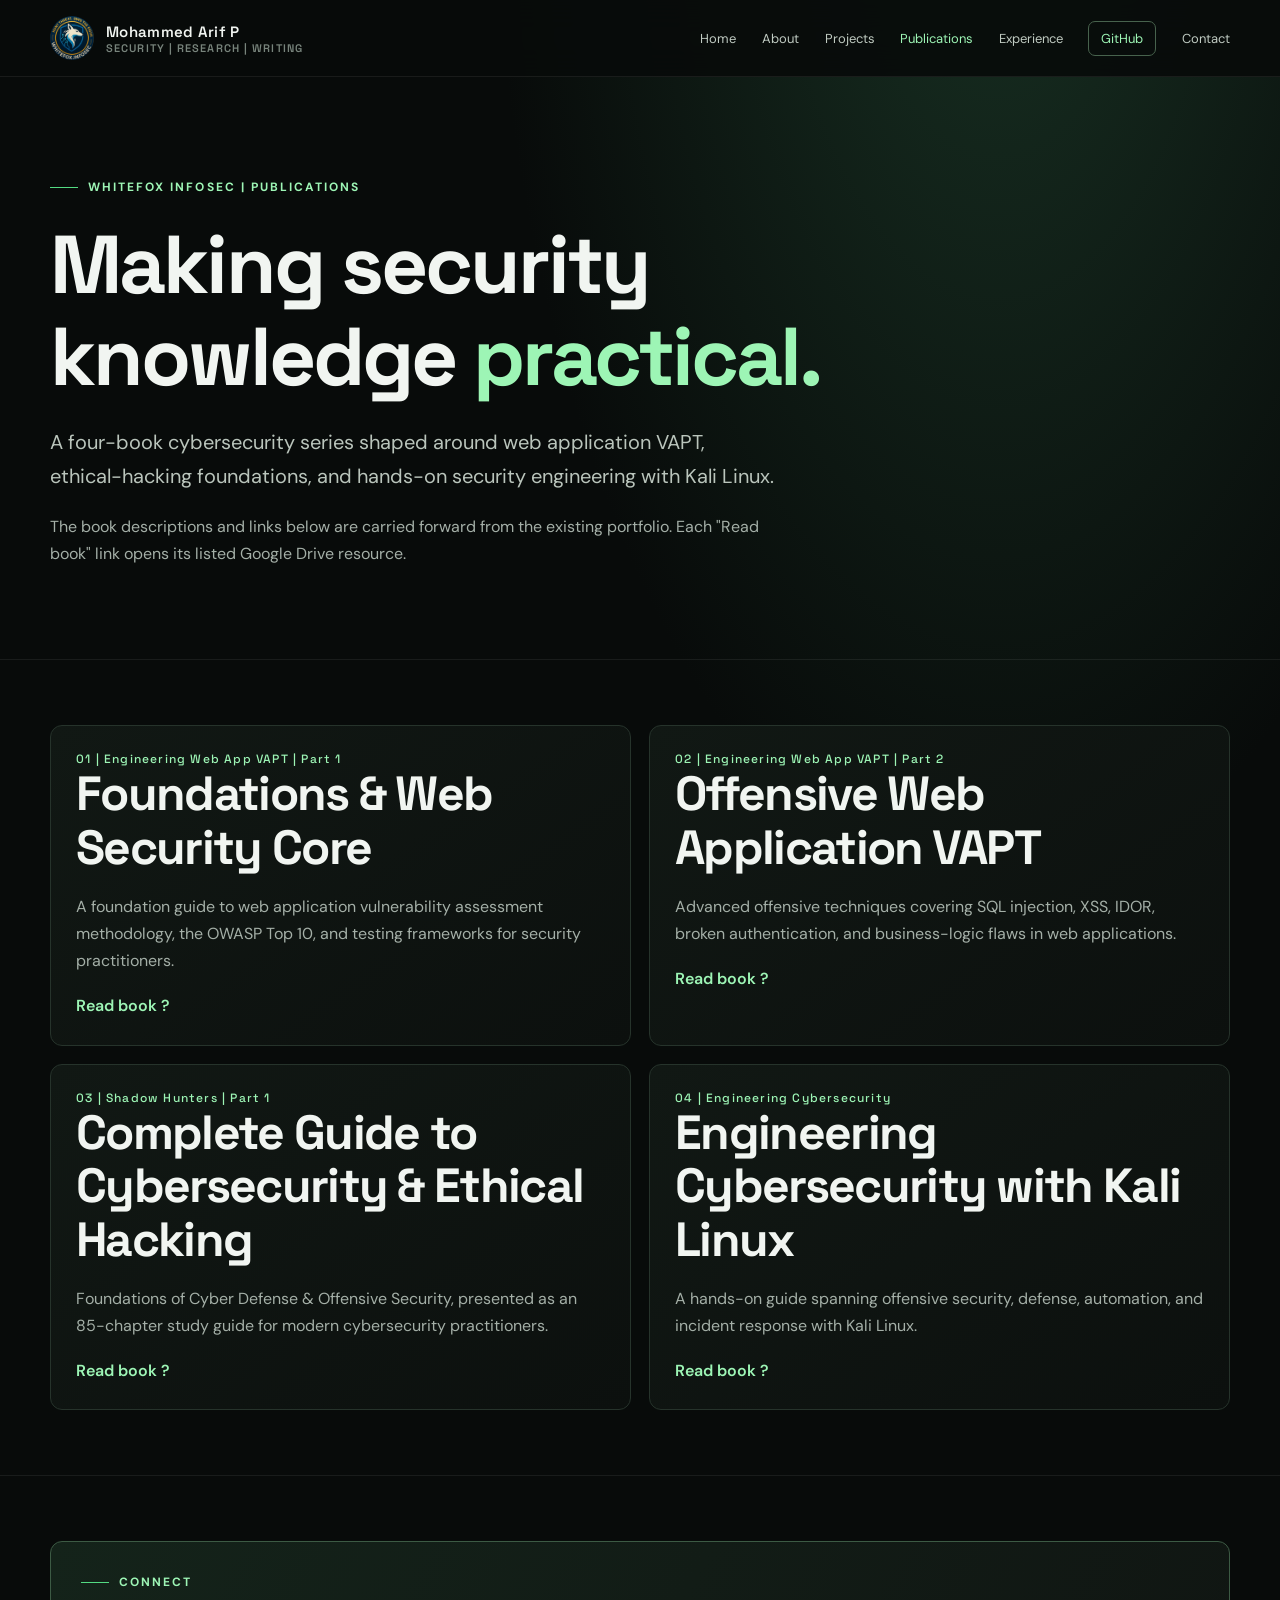
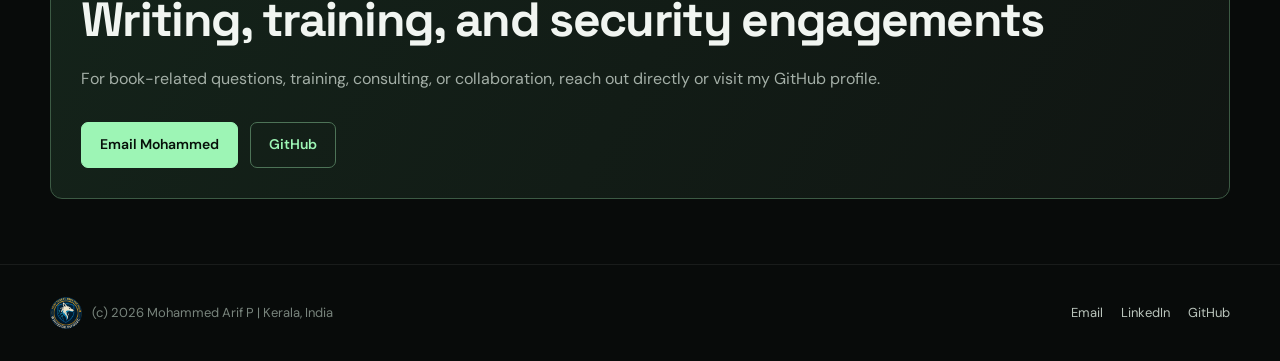
<file: publications.html>
<!doctype html>
<html lang="en"><head><meta charset="utf-8"><meta name="viewport" content="width=device-width, initial-scale=1"><meta name="theme-color" content="#080b0a"><link rel="stylesheet" href="site.css"><script src="site.js" defer></script><title>Cybersecurity Books & Publications | WhiteFox InfoSec</title><meta name="description" content="Explore four cybersecurity books by Mohammed Arif P of WhiteFox InfoSec, covering web application VAPT, ethical hacking, and Kali Linux security."><meta name="author" content="Mohammed Arif P"><meta name="robots" content="index, follow, max-image-preview:large, max-snippet:-1, max-video-preview:-1"><meta name="googlebot" content="index, follow, max-image-preview:large, max-snippet:-1, max-video-preview:-1"><link rel="canonical" href="https://mdarifpallath.in/publications.html"><link rel="icon" type="image/png" sizes="32x32" href="/assets/favicon-32.png"><link rel="shortcut icon" href="/assets/favicon.ico"><link rel="apple-touch-icon" sizes="180x180" href="/assets/apple-touch-icon.png"><meta property="og:type" content="website"><meta property="og:title" content="Cybersecurity Books & Publications | WhiteFox InfoSec"><meta property="og:description" content="Explore four cybersecurity books by Mohammed Arif P of WhiteFox InfoSec, covering web application VAPT, ethical hacking, and Kali Linux security."><meta property="og:url" content="https://mdarifpallath.in/publications.html"><meta property="og:site_name" content="Mohammed Arif P | Cybersecurity Portfolio"><meta property="og:locale" content="en_IN"><meta property="og:image" content="https://mdarifpallath.in/assets/og-portfolio.jpg"><meta property="og:image:secure_url" content="https://mdarifpallath.in/assets/og-portfolio.jpg"><meta property="og:image:type" content="image/jpeg"><meta property="og:image:width" content="1200"><meta property="og:image:height" content="630"><meta property="og:image:alt" content="Mohammed Arif P | Penetration Tester and VAPT Consultant"><meta name="twitter:card" content="summary_large_image"><meta name="twitter:title" content="Cybersecurity Books & Publications | WhiteFox InfoSec"><meta name="twitter:description" content="Explore four cybersecurity books by Mohammed Arif P of WhiteFox InfoSec, covering web application VAPT, ethical hacking, and Kali Linux security."><meta name="twitter:image" content="https://mdarifpallath.in/assets/og-portfolio.jpg"><meta name="twitter:image:alt" content="Mohammed Arif P | Penetration Tester and VAPT Consultant"><script type="application/ld+json">{"@context":"https://schema.org","@graph":[{"@type":"WebSite","@id":"https://mdarifpallath.in/#website","url":"https://mdarifpallath.in/","name":"Mohammed Arif P | Cybersecurity Portfolio","description":"Mohammed Arif P is a CEH v12-certified penetration tester in Kerala, India. Explore his VAPT projects, cybersecurity books, professional experience, and GitHub.","inLanguage":"en-IN","publisher":{"@id":"https://mdarifpallath.in/#person"}},{"@type":"Person","@id":"https://mdarifpallath.in/#person","name":"Mohammed Arif P","url":"https://mdarifpallath.in/","image":"https://mdarifpallath.in/assets/arif-cybersecurity-work.webp","jobTitle":"Penetration Tester and VAPT Consultant","description":"CEH v12-certified penetration tester and cybersecurity author based in Kerala, India.","email":"mdarifpallath@gmail.com","address":{"@type":"PostalAddress","addressRegion":"Kerala","addressCountry":"IN"},"sameAs":["https://github.com/Kevin00mitnik","https://www.linkedin.com/in/md-arif-pallath/"],"knowsAbout":["Penetration testing","Vulnerability assessment and penetration testing","Web application security","OWASP Top 10","API security","Digital forensics","Threat intelligence"]},{"@type":"CollectionPage","@id":"https://mdarifpallath.in/publications.html#webpage","url":"https://mdarifpallath.in/publications.html","name":"Cybersecurity Books & Publications | WhiteFox InfoSec","description":"Explore four cybersecurity books by Mohammed Arif P of WhiteFox InfoSec, covering web application VAPT, ethical hacking, and Kali Linux security.","inLanguage":"en-IN","isPartOf":{"@id":"https://mdarifpallath.in/#website"},"author":{"@id":"https://mdarifpallath.in/#person"},"mainEntity":{"@type":"ItemList","name":"Cybersecurity books by Mohammed Arif P","itemListElement":[{"@type":"ListItem","position":1,"item":{"@type":"Book","name":"Foundations & Web Security Core","author":{"@id":"https://mdarifpallath.in/#person"},"url":"https://drive.google.com/file/d/1dpbz-OW3WMx132iES8Vu_29EEpouvWIi/view?usp=sharing","publisher":{"@type":"Organization","name":"WhiteFox InfoSec"}}},{"@type":"ListItem","position":2,"item":{"@type":"Book","name":"Offensive Web Application VAPT","author":{"@id":"https://mdarifpallath.in/#person"},"url":"https://drive.google.com/file/d/1LUw5FUc13wRjYqKLFeh6M52NXcMgav4t/view?usp=sharing","publisher":{"@type":"Organization","name":"WhiteFox InfoSec"}}},{"@type":"ListItem","position":3,"item":{"@type":"Book","name":"Complete Guide to Cybersecurity & Ethical Hacking","author":{"@id":"https://mdarifpallath.in/#person"},"url":"https://drive.google.com/file/d/1dGBOr0AbFJ96L3S35mwTaI3BUUktAUDd/view?usp=sharing","publisher":{"@type":"Organization","name":"WhiteFox InfoSec"}}},{"@type":"ListItem","position":4,"item":{"@type":"Book","name":"Engineering Cybersecurity with Kali Linux","author":{"@id":"https://mdarifpallath.in/#person"},"url":"https://drive.google.com/file/d/1k7xsyH3bqDdCP8oKNw8n5utkF_Ha4wTg/view?usp=sharing","publisher":{"@type":"Organization","name":"WhiteFox InfoSec"}}}]}},{"@type":"BreadcrumbList","itemListElement":[{"@type":"ListItem","position":1,"name":"Home","item":"https://mdarifpallath.in/"},{"@type":"ListItem","position":2,"name":"Publications","item":"https://mdarifpallath.in/publications.html"}]}]}</script></head>
<body><header class="site-header"><nav class="nav shell" aria-label="Main navigation"><a class="brand" href="index.html" aria-label="Mohammed Arif P home"><img class="brand-logo" src="assets/whitefox-infosec-logo.webp" alt="WhiteFox InfoSec logo" width="44" height="44"><span class="brand-name">Mohammed Arif P<span class="brand-role">Security | Research | Writing</span></span></a><button class="menu-toggle" type="button" aria-expanded="false" aria-controls="site-menu">Menu</button><ul class="nav-links" id="site-menu"><li><a href="index.html">Home</a></li><li><a href="about.html">About</a></li><li><a href="projects.html">Projects</a></li><li><a href="publications.html" aria-current="page">Publications</a></li><li><a href="index.html#experience">Experience</a></li><li><a href="https://github.com/Kevin00mitnik" class="github" target="_blank" rel="noopener noreferrer">GitHub</a></li><li><a href="index.html#contact">Contact</a></li></ul></nav></header>
<main>
<section class="hero shell"><div class="eyebrow">WhiteFox InfoSec | Publications</div><h1>Making security knowledge <span>practical.</span></h1><p class="lede">A four-book cybersecurity series shaped around web application VAPT, ethical-hacking foundations, and hands-on security engineering with Kali Linux.</p><p class="intro">The book descriptions and links below are carried forward from the existing portfolio. Each "Read book" link opens its listed Google Drive resource.</p></section>
<section class="section"><div class="shell grid">
<article class="card"><div class="book-index">01 | Engineering Web App VAPT | Part 1</div><h2>Foundations &amp; Web Security Core</h2><p>A foundation guide to web application vulnerability assessment methodology, the OWASP Top 10, and testing frameworks for security practitioners.</p><a class="book-link" href="https://drive.google.com/file/d/1dpbz-OW3WMx132iES8Vu_29EEpouvWIi/view?usp=sharing" target="_blank" rel="noopener noreferrer">Read book ?</a></article>
<article class="card"><div class="book-index">02 | Engineering Web App VAPT | Part 2</div><h2>Offensive Web Application VAPT</h2><p>Advanced offensive techniques covering SQL injection, XSS, IDOR, broken authentication, and business-logic flaws in web applications.</p><a class="book-link" href="https://drive.google.com/file/d/1LUw5FUc13wRjYqKLFeh6M52NXcMgav4t/view?usp=sharing" target="_blank" rel="noopener noreferrer">Read book ?</a></article>
<article class="card"><div class="book-index">03 | Shadow Hunters | Part 1</div><h2>Complete Guide to Cybersecurity &amp; Ethical Hacking</h2><p>Foundations of Cyber Defense &amp; Offensive Security, presented as an 85-chapter study guide for modern cybersecurity practitioners.</p><a class="book-link" href="https://drive.google.com/file/d/1dGBOr0AbFJ96L3S35mwTaI3BUUktAUDd/view?usp=sharing" target="_blank" rel="noopener noreferrer">Read book ?</a></article>
<article class="card"><div class="book-index">04 | Engineering Cybersecurity</div><h2>Engineering Cybersecurity with Kali Linux</h2><p>A hands-on guide spanning offensive security, defense, automation, and incident response with Kali Linux.</p><a class="book-link" href="https://drive.google.com/file/d/1k7xsyH3bqDdCP8oKNw8n5utkF_Ha4wTg/view?usp=sharing" target="_blank" rel="noopener noreferrer">Read book ?</a></article>
</div></section><section class="section"><div class="shell callout"><div class="eyebrow">Connect</div><h2>Writing, training, and security engagements</h2><p>For book-related questions, training, consulting, or collaboration, reach out directly or visit my GitHub profile.</p><div class="actions"><a class="button primary" href="mailto:mdarifpallath@gmail.com">Email Mohammed</a><a class="button" href="https://github.com/Kevin00mitnik" target="_blank" rel="noopener noreferrer">GitHub</a></div></div></section></main><footer class="site-footer"><div class="shell footer-inner"><span class="footer-brand"><img src="assets/whitefox-infosec-logo.webp" alt="" width="32" height="32"><span>(c) 2026 Mohammed Arif P | Kerala, India</span></span><div class="footer-links"><a href="mailto:mdarifpallath@gmail.com">Email</a><a href="https://www.linkedin.com/in/md-arif-pallath/" target="_blank" rel="noopener noreferrer">LinkedIn</a><a href="https://github.com/Kevin00mitnik" target="_blank" rel="noopener noreferrer">GitHub</a></div></div></footer></body></html>
</file>
<file: site.css>
@import url('https://fonts.googleapis.com/css2?family=DM+Sans:wght@400;500;600;700&family=Space+Grotesk:wght@400;500;600;700&display=swap');
:root{color-scheme:dark;--bg:#080b0a;--panel:#101513;--panel2:#151c18;--line:#26332b;--green:#9df5b5;--green-strong:#53db82;--text:#f1f5f1;--muted:#a4afa7;--soft:#78847c;--max:1180px;font-family:'DM Sans',sans-serif}*{box-sizing:border-box}html{scroll-behavior:smooth}body{margin:0;background:radial-gradient(ellipse at 78% -10%,#183123 0,transparent 36%),var(--bg);color:var(--text);line-height:1.7}a{color:inherit;text-decoration:none}a:hover{color:var(--green)}.shell{width:min(var(--max),calc(100% - 48px));margin-inline:auto}.site-header{position:sticky;top:0;z-index:20;border-bottom:1px solid #ffffff12;background:#080b0aeb;backdrop-filter:blur(16px)}.nav{min-height:76px;display:flex;align-items:center;justify-content:space-between;gap:28px}.brand{display:flex;align-items:center;gap:12px;min-width:max-content}.brand-mark{display:grid;place-items:center;width:38px;height:38px;border:1px solid #5bba77;border-radius:12px;color:var(--green);font:700 16px 'Space Grotesk',sans-serif}.brand-name{font:600 15px 'Space Grotesk',sans-serif;letter-spacing:.02em}.brand-role{display:block;color:var(--soft);font-size:11px;letter-spacing:.1em;text-transform:uppercase}.nav-links{display:flex;align-items:center;gap:clamp(12px,2vw,26px);list-style:none;margin:0;padding:0}.nav-links a{color:#c0cbc2;font-size:13px;white-space:nowrap}.nav-links a:hover,.nav-links a[aria-current=page]{color:var(--green)}.nav-links a.github{border:1px solid #47624d;border-radius:7px;padding:8px 12px;color:var(--green)}.menu-toggle{display:none;border:1px solid var(--line);border-radius:7px;padding:9px 12px;background:transparent;color:var(--text);font:inherit}.hero{padding:100px 0 76px}.eyebrow{display:flex;align-items:center;gap:10px;color:var(--green);font-size:12px;font-weight:700;letter-spacing:.17em;text-transform:uppercase}.eyebrow:before{content:'';height:1px;width:28px;background:var(--green-strong)}h1,h2,h3{font-family:'Space Grotesk',sans-serif;line-height:1.12;letter-spacing:-.035em}h1{font-size:clamp(44px,8vw,82px);max-width:900px;margin:22px 0}h1 span{color:var(--green)}h2{font-size:clamp(30px,5vw,48px);margin:0 0 18px}h3{font-size:21px;margin:0 0 12px}.lede{max-width:730px;color:#bac5bc;font-size:clamp(17px,2vw,20px)}.intro{max-width:740px;color:var(--muted);font-size:16px}.actions{display:flex;flex-wrap:wrap;gap:12px;margin-top:30px}.button{display:inline-flex;align-items:center;justify-content:center;gap:8px;min-height:46px;padding:0 18px;border:1px solid #4d7357;border-radius:7px;color:var(--green);font-size:14px;font-weight:600}.button.primary{background:var(--green);color:#07100a;border-color:var(--green)}.button:hover{transform:translateY(-1px);color:var(--text)}.button.primary:hover{color:#07100a;background:#b9ffd0}.section{padding:65px 0;border-top:1px solid #ffffff12}.section-heading{max-width:720px;margin-bottom:30px}.section-heading p,.muted{color:var(--muted)}.grid{display:grid;grid-template-columns:repeat(2,minmax(0,1fr));gap:18px}.card{padding:25px;border:1px solid var(--line);border-radius:12px;background:linear-gradient(145deg,#111814,#0c100e)}.card p{color:var(--muted);margin:0}.card-top{display:flex;justify-content:space-between;gap:16px;align-items:start;margin-bottom:18px}.number,.tag{color:var(--green);font:500 11px 'Space Grotesk',sans-serif;letter-spacing:.12em;text-transform:uppercase}.tag-list{display:flex;flex-wrap:wrap;gap:8px;margin-top:18px}.tag{padding:6px 9px;border:1px solid #33473a;border-radius:5px;color:#b5eac2;letter-spacing:.04em;text-transform:none}.project-detail{margin-top:16px;padding-top:16px;border-top:1px solid var(--line)}.project-detail strong{color:#dfe8e0}.project-detail p+p{margin-top:12px}.timeline{display:grid;gap:14px}.timeline-item{display:grid;grid-template-columns:190px 1fr;gap:26px;padding:20px 0;border-bottom:1px solid var(--line)}.timeline-date{color:var(--green);font-size:13px;font-weight:600}.timeline-item p{margin:7px 0 0;color:var(--muted)}.book-index{color:var(--green);font:500 12px 'Space Grotesk',sans-serif;letter-spacing:.1em}.book-link{display:inline-block;margin-top:18px;color:var(--green);font-weight:600}.two-col{display:grid;grid-template-columns:1fr 1fr;gap:30px}.callout{padding:30px;border:1px solid #3c5a44;border-radius:12px;background:linear-gradient(120deg,#14231a,#101512)}.callout p{color:var(--muted)}.site-footer{padding:32px 0;border-top:1px solid #ffffff12;color:var(--soft);font-size:13px}.footer-inner{display:flex;justify-content:space-between;align-items:center;gap:20px}.footer-links{display:flex;flex-wrap:wrap;gap:18px}.footer-links a{color:#bac5bc}.footer-links a:hover{color:var(--green)}@media(max-width:900px){.nav{min-height:68px}.menu-toggle{display:block}.nav-links{display:none;position:absolute;top:68px;left:0;right:0;flex-direction:column;align-items:stretch;gap:0;padding:12px 24px 18px;border-bottom:1px solid var(--line);background:#080b0a}.nav-links.open{display:flex}.nav-links li{padding:11px 0;border-bottom:1px solid #ffffff10}.nav-links li:last-child{border:0}.nav-links a.github{display:inline-block}.hero{padding-top:76px}}@media(max-width:680px){.shell{width:min(var(--max),calc(100% - 36px))}.grid,.two-col{grid-template-columns:1fr}.hero{padding:68px 0 55px}.section{padding:48px 0}.timeline-item{grid-template-columns:1fr;gap:5px}.footer-inner{align-items:flex-start;flex-direction:column}}@media(prefers-reduced-motion:reduce){html{scroll-behavior:auto}*,*:before,*:after{animation-duration:.01ms!important;transition-duration:.01ms!important}}

.brand-logo{display:block;width:44px;height:44px;flex:0 0 44px;object-fit:contain;border-radius:50%;background:#06101a}.footer-brand{display:inline-flex;align-items:center;gap:10px}.footer-brand img{width:32px;height:32px;object-fit:contain;border-radius:50%;background:#06101a}.hero-with-photo{display:grid;grid-template-columns:minmax(0,1.15fr) minmax(280px,.72fr);align-items:center;gap:clamp(32px,6vw,78px)}.hero-copy{min-width:0}.hero-portrait,.about-photo{position:relative;margin:0;overflow:hidden;border:1px solid #55715d;border-radius:16px;background:#0c1720;box-shadow:0 24px 70px #0008}.hero-portrait{height:min(620px,68vw);min-height:430px}.hero-portrait:after,.about-photo:after{position:absolute;inset:45% 0 0;content:"";background:linear-gradient(transparent,#050907d9)}.hero-portrait img,.about-photo img{display:block;width:100%;height:100%;object-fit:cover}.hero-portrait img{object-position:center 42%}.hero-portrait figcaption,.about-photo figcaption{position:absolute;z-index:1;right:20px;bottom:18px;left:20px;color:#f1f5f1;font-size:13px;letter-spacing:.03em}.photo-story{display:grid;grid-template-columns:minmax(260px,.85fr) minmax(0,1fr);align-items:center;gap:clamp(28px,6vw,72px)}.about-photo{aspect-ratio:4/3;max-height:540px}.about-photo img{object-position:center 36%}.photo-story h2{margin-top:16px}@media(max-width:860px){.hero-with-photo{grid-template-columns:1fr}.hero-portrait{height:min(760px,105vw);min-height:380px;max-width:560px}.photo-story{grid-template-columns:1fr}.about-photo{width:min(100%,620px)}}@media(max-width:680px){.hero-portrait{height:110vw;min-height:360px}}
</file>
